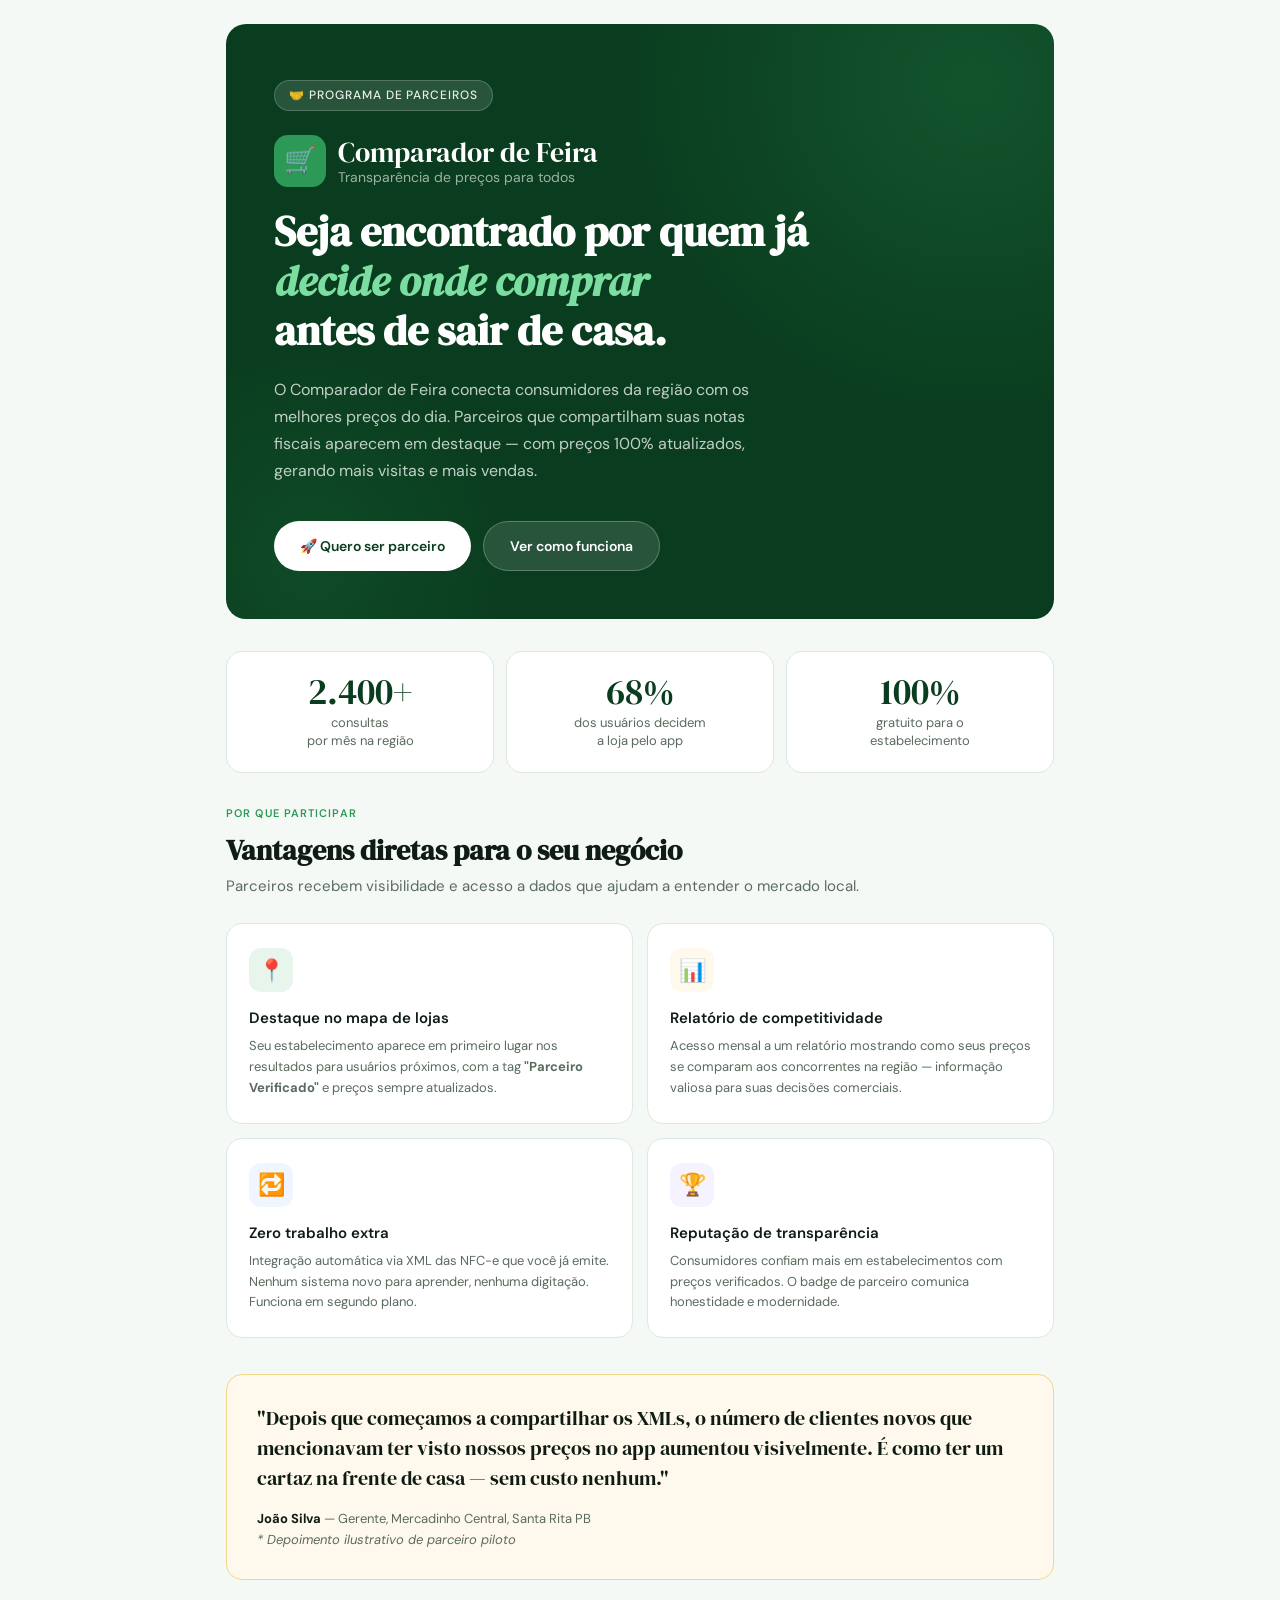
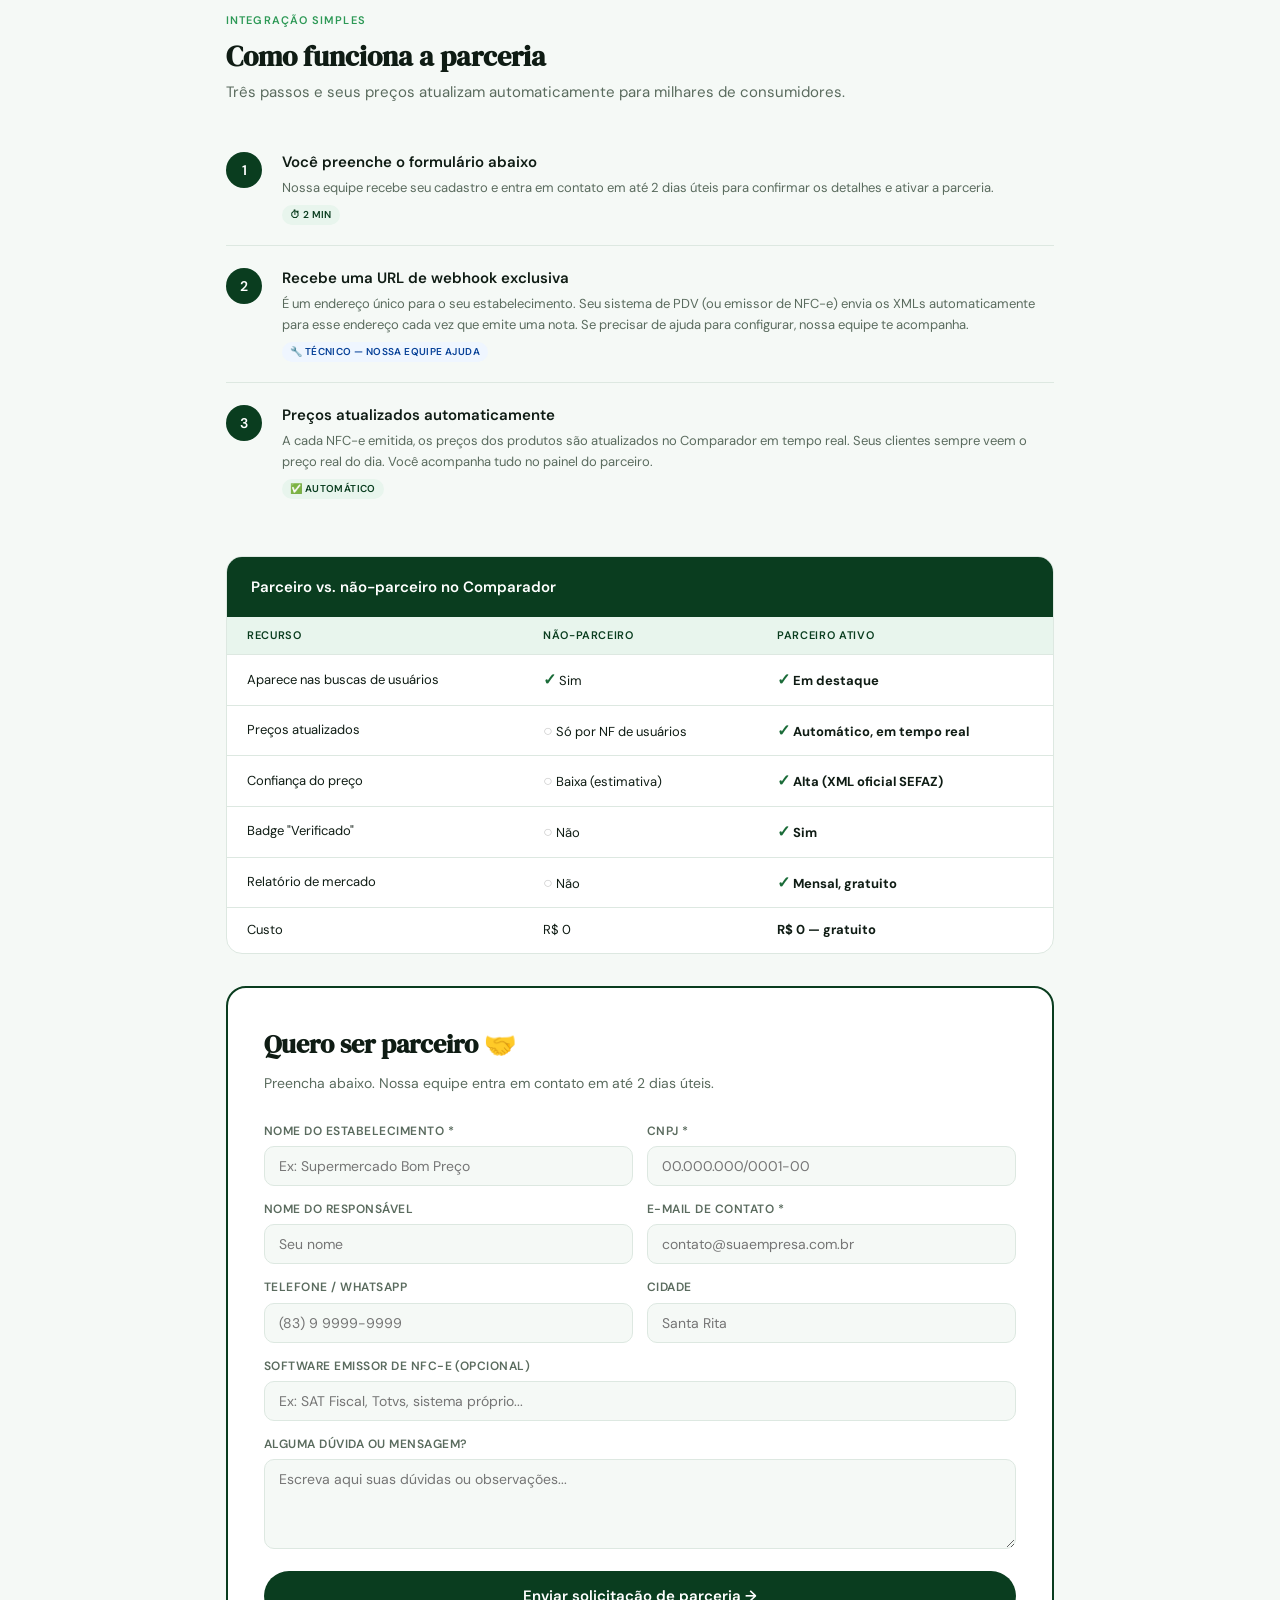
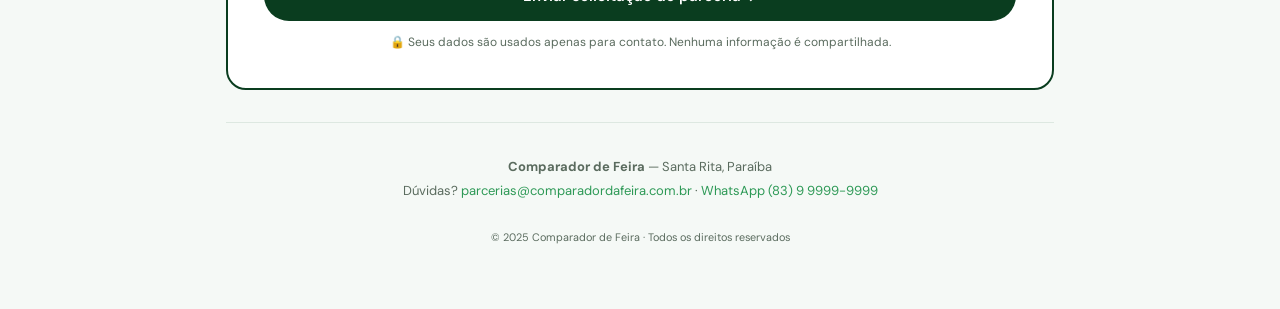
<file: parceria.html>
<!DOCTYPE html>
<html lang="pt-BR">
<head>
<meta charset="UTF-8"/>
<meta name="viewport" content="width=device-width,initial-scale=1"/>
<title>Parceria Comparador de Feira</title>
<link href="https://fonts.googleapis.com/css2?family=DM+Serif+Display:ital@0;1&family=DM+Sans:wght@300;400;500;600&family=DM+Mono:wght@400;500&display=swap" rel="stylesheet"/>
<style>
*{box-sizing:border-box;margin:0;padding:0}
:root{
  --green:#0a3d1f;
  --green-mid:#1a6b38;
  --green-light:#2d9956;
  --green-pale:#e8f5ed;
  --amber:#c17d11;
  --amber-pale:#fef9ec;
  --ink:#0f1c14;
  --muted:#5a6b5e;
  --border:#dde8e1;
  --bg:#f5f9f6;
  --white:#ffffff;
  --serif:'DM Serif Display',Georgia,serif;
  --sans:'DM Sans',-apple-system,sans-serif;
  --mono:'DM Mono',monospace;
}
html{font-size:16px;-webkit-text-size-adjust:100%}
body{font-family:var(--sans);color:var(--ink);background:var(--bg);line-height:1.6}

/* ── PAGE WRAPPER ── */
.page{max-width:860px;margin:0 auto;padding:24px 16px 60px}

/* ── HERO ── */
.hero{
  background:var(--green);
  border-radius:20px;
  padding:56px 48px 48px;
  position:relative;
  overflow:hidden;
  margin-bottom:32px;
}
.hero::before{
  content:'';position:absolute;inset:0;
  background:radial-gradient(ellipse 60% 80% at 90% 10%, rgba(45,153,86,.25) 0%, transparent 70%),
             radial-gradient(ellipse 40% 60% at 10% 90%, rgba(26,107,56,.3) 0%, transparent 60%);
}
.hero-tag{
  display:inline-flex;align-items:center;gap:6px;
  background:rgba(255,255,255,.12);
  border:1px solid rgba(255,255,255,.2);
  color:rgba(255,255,255,.9);
  font-size:12px;font-weight:500;letter-spacing:.08em;text-transform:uppercase;
  padding:5px 14px;border-radius:100px;margin-bottom:24px;
  position:relative;
}
.hero-logo{
  display:flex;align-items:center;gap:12px;margin-bottom:20px;position:relative;
}
.hero-logo-icon{
  width:52px;height:52px;border-radius:14px;
  background:var(--green-light);
  display:flex;align-items:center;justify-content:center;
  font-size:26px;
}
.hero-logo-name{
  color:white;font-family:var(--serif);font-size:28px;line-height:1.1;
}
.hero-logo-name span{color:rgba(255,255,255,.6);font-size:14px;font-family:var(--sans);font-weight:400;display:block;margin-top:2px}
.hero-headline{
  font-family:var(--serif);font-size:42px;line-height:1.18;
  color:white;position:relative;margin-bottom:20px;
  max-width:540px;
}
.hero-headline em{color:#7bdd9f;font-style:italic}
.hero-sub{
  color:rgba(255,255,255,.75);font-size:16px;max-width:480px;
  line-height:1.7;position:relative;margin-bottom:36px;
}
.hero-cta-row{display:flex;gap:12px;flex-wrap:wrap;position:relative}
.btn-cta{
  display:inline-flex;align-items:center;gap:8px;
  padding:13px 26px;border-radius:100px;
  font-size:14px;font-weight:600;cursor:pointer;
  text-decoration:none;border:none;transition:all .2s;
}
.btn-primary{background:white;color:var(--green)}
.btn-primary:hover{background:#e8f5ed}
.btn-ghost{background:rgba(255,255,255,.12);color:white;border:1px solid rgba(255,255,255,.25)}
.btn-ghost:hover{background:rgba(255,255,255,.2)}

/* ── STATS ROW ── */
.stats-row{
  display:grid;grid-template-columns:repeat(3,1fr);gap:12px;margin-bottom:32px;
}
.stat-card{
  background:white;border:1px solid var(--border);border-radius:16px;
  padding:22px 20px;text-align:center;
}
.stat-num{
  font-family:var(--serif);font-size:36px;color:var(--green);
  margin-bottom:4px;line-height:1;
}
.stat-label{font-size:13px;color:var(--muted);line-height:1.4}

/* ── SECTION ── */
.section{margin-bottom:36px}
.section-eyebrow{
  font-size:11px;font-weight:600;letter-spacing:.1em;text-transform:uppercase;
  color:var(--green-light);margin-bottom:10px;
}
.section-title{
  font-family:var(--serif);font-size:28px;color:var(--ink);
  margin-bottom:6px;line-height:1.25;
}
.section-sub{font-size:15px;color:var(--muted);line-height:1.7;margin-bottom:24px}

/* ── BENEFITS GRID ── */
.benefits-grid{display:grid;grid-template-columns:1fr 1fr;gap:14px}
.benefit-card{
  background:white;border:1px solid var(--border);border-radius:16px;
  padding:24px 22px;
}
.benefit-icon{
  width:44px;height:44px;border-radius:12px;
  display:flex;align-items:center;justify-content:center;
  font-size:22px;margin-bottom:14px;
}
.benefit-title{font-size:15px;font-weight:600;margin-bottom:6px;color:var(--ink)}
.benefit-desc{font-size:13px;color:var(--muted);line-height:1.6}

/* ── HOW IT WORKS ── */
.steps-list{display:flex;flex-direction:column;gap:0}
.step-row{
  display:flex;gap:20px;align-items:flex-start;
  padding:20px 0;border-bottom:1px solid var(--border);
}
.step-row:last-child{border-bottom:none}
.step-num-badge{
  width:36px;height:36px;border-radius:50%;flex-shrink:0;
  background:var(--green);color:white;
  display:flex;align-items:center;justify-content:center;
  font-size:14px;font-weight:600;margin-top:2px;
}
.step-content-title{font-size:15px;font-weight:600;margin-bottom:4px}
.step-content-desc{font-size:13px;color:var(--muted);line-height:1.6}
.step-tag{
  display:inline-block;font-size:10px;font-weight:600;
  padding:2px 8px;border-radius:100px;margin-top:6px;
  letter-spacing:.04em;text-transform:uppercase;
}

/* ── COMPARISON TABLE ── */
.compare-section{
  background:white;border:1px solid var(--border);border-radius:16px;
  overflow:hidden;margin-bottom:32px;
}
.compare-header{
  background:var(--green);color:white;
  padding:18px 24px;
  font-size:15px;font-weight:600;
}
.compare-table{width:100%;border-collapse:collapse;font-size:13px}
.compare-table th{
  padding:10px 20px;text-align:left;
  background:var(--green-pale);color:var(--green);
  font-size:11px;font-weight:600;letter-spacing:.06em;text-transform:uppercase;
  border-bottom:1px solid var(--border);
}
.compare-table td{
  padding:12px 20px;border-bottom:1px solid var(--border);
  vertical-align:middle;
}
.compare-table tr:last-child td{border-bottom:none}
.compare-table tr:hover td{background:var(--bg)}
.dot-yes{color:#1a6b38;font-weight:700;font-size:16px}
.dot-no{color:#ccc;font-size:16px}

/* ── TESTIMONIAL / QUOTE ── */
.quote-box{
  background:var(--amber-pale);border:1px solid #f0d88a;
  border-radius:16px;padding:28px 30px;margin-bottom:32px;
  position:relative;
}
.quote-text{
  font-family:var(--serif);font-size:20px;color:var(--ink);
  line-height:1.5;margin-bottom:16px;
}
.quote-author{font-size:13px;color:var(--muted)}
.quote-author strong{color:var(--ink)}

/* ── FORM CARD ── */
.form-card{
  background:white;border:2px solid var(--green);
  border-radius:20px;padding:36px;margin-bottom:32px;
}
.form-card-title{
  font-family:var(--serif);font-size:26px;margin-bottom:6px;
}
.form-card-sub{font-size:14px;color:var(--muted);margin-bottom:28px}
.form-row{display:grid;grid-template-columns:1fr 1fr;gap:14px;margin-bottom:14px}
.form-row.single{grid-template-columns:1fr}
.form-group{display:flex;flex-direction:column;gap:5px}
.form-label{font-size:12px;font-weight:600;color:var(--muted);text-transform:uppercase;letter-spacing:.04em}
.form-input,.form-select,.form-textarea{
  padding:10px 14px;border:1.5px solid var(--border);border-radius:10px;
  font-size:14px;font-family:var(--sans);color:var(--ink);
  background:var(--bg);outline:none;transition:border-color .15s;
  width:100%;
}
.form-input:focus,.form-select:focus,.form-textarea:focus{
  border-color:var(--green-light);background:white;
}
.form-textarea{min-height:90px;resize:vertical}
.form-submit{
  width:100%;padding:15px;margin-top:8px;
  background:var(--green);color:white;
  border:none;border-radius:100px;
  font-size:15px;font-weight:600;font-family:var(--sans);
  cursor:pointer;transition:background .2s;
}
.form-submit:hover{background:var(--green-mid)}
.form-note{text-align:center;font-size:12px;color:var(--muted);margin-top:12px}

/* ── FOOTER ── */
.footer{
  text-align:center;color:var(--muted);font-size:13px;
  padding-top:32px;border-top:1px solid var(--border);
  line-height:1.8;
}
.footer a{color:var(--green-light);text-decoration:none}
.footer a:hover{text-decoration:underline}

/* ── PRINT ── */
@media print{
  body{background:white}
  .page{max-width:100%;padding:0}
  .hero{border-radius:0}
  .btn-cta,.form-card,.form-submit{display:none}
  .hero-cta-row{display:none}
}

/* ── MOBILE ── */
@media(max-width:640px){
  .hero{padding:36px 24px}
  .hero-headline{font-size:30px}
  .stats-row{grid-template-columns:1fr 1fr}
  .benefits-grid{grid-template-columns:1fr}
  .form-row{grid-template-columns:1fr}
}

/* ── ANIMATIONS ── */
@keyframes fadeUp{from{opacity:0;transform:translateY(16px)}to{opacity:1;transform:none}}
.hero-tag,.hero-logo,.hero-headline,.hero-sub,.hero-cta-row{animation:fadeUp .5s ease both}
.hero-logo{animation-delay:.05s}.hero-headline{animation-delay:.1s}
.hero-sub{animation-delay:.15s}.hero-cta-row{animation-delay:.2s}
</style>
</head>
<body>
<div class="page">

<!-- ── HERO ── -->
<div class="hero">
  <div class="hero-tag">🤝 Programa de Parceiros</div>
  <div class="hero-logo">
    <div class="hero-logo-icon">🛒</div>
    <div class="hero-logo-name">
      Comparador de Feira
      <span>Transparência de preços para todos</span>
    </div>
  </div>
  <h1 class="hero-headline">
    Seja encontrado por quem já<br>
    <em>decide onde comprar</em><br>
    antes de sair de casa.
  </h1>
  <p class="hero-sub">
    O Comparador de Feira conecta consumidores da região com os melhores preços do dia.
    Parceiros que compartilham suas notas fiscais aparecem em destaque — com preços
    100% atualizados, gerando mais visitas e mais vendas.
  </p>
  <div class="hero-cta-row">
    <a href="#form-parceria" class="btn-cta btn-primary">🚀 Quero ser parceiro</a>
    <a href="#como-funciona" class="btn-cta btn-ghost">Ver como funciona</a>
  </div>
</div>

<!-- ── STATS ── -->
<div class="stats-row">
  <div class="stat-card">
    <div class="stat-num">2.400+</div>
    <div class="stat-label">consultas<br>por mês na região</div>
  </div>
  <div class="stat-card">
    <div class="stat-num">68%</div>
    <div class="stat-label">dos usuários decidem<br>a loja pelo app</div>
  </div>
  <div class="stat-card">
    <div class="stat-num">100%</div>
    <div class="stat-label">gratuito para o<br>estabelecimento</div>
  </div>
</div>

<!-- ── BENEFÍCIOS ── -->
<div class="section">
  <div class="section-eyebrow">Por que participar</div>
  <h2 class="section-title">Vantagens diretas para o seu negócio</h2>
  <p class="section-sub">Parceiros recebem visibilidade e acesso a dados que ajudam a entender o mercado local.</p>

  <div class="benefits-grid">
    <div class="benefit-card">
      <div class="benefit-icon" style="background:#e8f5ed">📍</div>
      <div class="benefit-title">Destaque no mapa de lojas</div>
      <div class="benefit-desc">
        Seu estabelecimento aparece em primeiro lugar nos resultados para usuários próximos,
        com a tag <strong>"Parceiro Verificado"</strong> e preços sempre atualizados.
      </div>
    </div>
    <div class="benefit-card">
      <div class="benefit-icon" style="background:#fef9ec">📊</div>
      <div class="benefit-title">Relatório de competitividade</div>
      <div class="benefit-desc">
        Acesso mensal a um relatório mostrando como seus preços se comparam aos concorrentes
        na região — informação valiosa para suas decisões comerciais.
      </div>
    </div>
    <div class="benefit-card">
      <div class="benefit-icon" style="background:#eff6ff">🔁</div>
      <div class="benefit-title">Zero trabalho extra</div>
      <div class="benefit-desc">
        Integração automática via XML das NFC-e que você já emite. Nenhum sistema novo
        para aprender, nenhuma digitação. Funciona em segundo plano.
      </div>
    </div>
    <div class="benefit-card">
      <div class="benefit-icon" style="background:#f5f3ff">🏆</div>
      <div class="benefit-title">Reputação de transparência</div>
      <div class="benefit-desc">
        Consumidores confiam mais em estabelecimentos com preços verificados.
        O badge de parceiro comunica honestidade e modernidade.
      </div>
    </div>
  </div>
</div>

<!-- ── QUOTE ── -->
<div class="quote-box">
  <div class="quote-text">
    "Depois que começamos a compartilhar os XMLs, o número de clientes novos
    que mencionavam ter visto nossos preços no app aumentou visivelmente.
    É como ter um cartaz na frente de casa — sem custo nenhum."
  </div>
  <div class="quote-author">
    <strong>João Silva</strong> — Gerente, Mercadinho Central, Santa Rita PB
    <br><em>* Depoimento ilustrativo de parceiro piloto</em>
  </div>
</div>

<!-- ── COMO FUNCIONA ── -->
<div class="section" id="como-funciona">
  <div class="section-eyebrow">Integração simples</div>
  <h2 class="section-title">Como funciona a parceria</h2>
  <p class="section-sub">Três passos e seus preços atualizam automaticamente para milhares de consumidores.</p>

  <div class="steps-list">
    <div class="step-row">
      <div class="step-num-badge">1</div>
      <div>
        <div class="step-content-title">Você preenche o formulário abaixo</div>
        <div class="step-content-desc">
          Nossa equipe recebe seu cadastro e entra em contato em até 2 dias úteis
          para confirmar os detalhes e ativar a parceria.
        </div>
        <span class="step-tag" style="background:#e8f5ed;color:#0a3d1f">⏱ 2 min</span>
      </div>
    </div>
    <div class="step-row">
      <div class="step-num-badge">2</div>
      <div>
        <div class="step-content-title">Recebe uma URL de webhook exclusiva</div>
        <div class="step-content-desc">
          É um endereço único para o seu estabelecimento. Seu sistema de PDV (ou emissor de NFC-e)
          envia os XMLs automaticamente para esse endereço cada vez que emite uma nota.
          Se precisar de ajuda para configurar, nossa equipe te acompanha.
        </div>
        <span class="step-tag" style="background:#eff6ff;color:#084298">🔧 Técnico — nossa equipe ajuda</span>
      </div>
    </div>
    <div class="step-row">
      <div class="step-num-badge">3</div>
      <div>
        <div class="step-content-title">Preços atualizados automaticamente</div>
        <div class="step-content-desc">
          A cada NFC-e emitida, os preços dos produtos são atualizados no Comparador
          em tempo real. Seus clientes sempre veem o preço real do dia.
          Você acompanha tudo no painel do parceiro.
        </div>
        <span class="step-tag" style="background:#e8f5ed;color:#0a3d1f">✅ Automático</span>
      </div>
    </div>
  </div>
</div>

<!-- ── TABELA COMPARATIVA ── -->
<div class="compare-section">
  <div class="compare-header">Parceiro vs. não-parceiro no Comparador</div>
  <table class="compare-table">
    <thead>
      <tr>
        <th>Recurso</th>
        <th>Não-parceiro</th>
        <th>Parceiro ativo</th>
      </tr>
    </thead>
    <tbody>
      <tr>
        <td>Aparece nas buscas de usuários</td>
        <td><span class="dot-yes">✓</span> Sim</td>
        <td><span class="dot-yes">✓</span> <strong>Em destaque</strong></td>
      </tr>
      <tr>
        <td>Preços atualizados</td>
        <td><span class="dot-no">○</span> Só por NF de usuários</td>
        <td><span class="dot-yes">✓</span> <strong>Automático, em tempo real</strong></td>
      </tr>
      <tr>
        <td>Confiança do preço</td>
        <td><span class="dot-no">○</span> Baixa (estimativa)</td>
        <td><span class="dot-yes">✓</span> <strong>Alta (XML oficial SEFAZ)</strong></td>
      </tr>
      <tr>
        <td>Badge "Verificado"</td>
        <td><span class="dot-no">○</span> Não</td>
        <td><span class="dot-yes">✓</span> <strong>Sim</strong></td>
      </tr>
      <tr>
        <td>Relatório de mercado</td>
        <td><span class="dot-no">○</span> Não</td>
        <td><span class="dot-yes">✓</span> <strong>Mensal, gratuito</strong></td>
      </tr>
      <tr>
        <td>Custo</td>
        <td>R$ 0</td>
        <td><strong>R$ 0 — gratuito</strong></td>
      </tr>
    </tbody>
  </table>
</div>

<!-- ── FORMULÁRIO ── -->
<div class="form-card" id="form-parceria">
  <h2 class="form-card-title">Quero ser parceiro 🤝</h2>
  <p class="form-card-sub">Preencha abaixo. Nossa equipe entra em contato em até 2 dias úteis.</p>

  <div id="form-success" style="display:none;text-align:center;padding:32px 0">
    <div style="font-size:48px;margin-bottom:12px">🎉</div>
    <div style="font-size:20px;font-weight:600;margin-bottom:8px">Solicitação enviada!</div>
    <div style="color:var(--muted);font-size:14px">Entraremos em contato no e-mail informado em até 2 dias úteis.</div>
  </div>

  <form id="partner-form">
    <div class="form-row">
      <div class="form-group">
        <label class="form-label">Nome do estabelecimento *</label>
        <input class="form-input" type="text" name="business_name" placeholder="Ex: Supermercado Bom Preço" required/>
      </div>
      <div class="form-group">
        <label class="form-label">CNPJ *</label>
        <input class="form-input" type="text" name="cnpj" placeholder="00.000.000/0001-00" required/>
      </div>
    </div>
    <div class="form-row">
      <div class="form-group">
        <label class="form-label">Nome do responsável</label>
        <input class="form-input" type="text" name="contact_name" placeholder="Seu nome"/>
      </div>
      <div class="form-group">
        <label class="form-label">E-mail de contato *</label>
        <input class="form-input" type="email" name="contact_email" placeholder="contato@suaempresa.com.br" required/>
      </div>
    </div>
    <div class="form-row">
      <div class="form-group">
        <label class="form-label">Telefone / WhatsApp</label>
        <input class="form-input" type="tel" name="contact_phone" placeholder="(83) 9 9999-9999"/>
      </div>
      <div class="form-group">
        <label class="form-label">Cidade</label>
        <input class="form-input" type="text" name="city" placeholder="Santa Rita"/>
      </div>
    </div>
    <div class="form-row single">
      <div class="form-group">
        <label class="form-label">Software emissor de NFC-e (opcional)</label>
        <input class="form-input" type="text" name="nfe_software" placeholder="Ex: SAT Fiscal, Totvs, sistema próprio..."/>
      </div>
    </div>
    <div class="form-row single">
      <div class="form-group">
        <label class="form-label">Alguma dúvida ou mensagem?</label>
        <textarea class="form-textarea" name="message" placeholder="Escreva aqui suas dúvidas ou observações..."></textarea>
      </div>
    </div>

    <div id="form-error" style="display:none;background:#fef2f2;border:1px solid #fca5a5;border-radius:10px;padding:12px 16px;font-size:13px;color:#991b1b;margin-bottom:12px"></div>

    <button type="submit" class="form-submit" id="submit-btn">
      Enviar solicitação de parceria →
    </button>
    <p class="form-note">🔒 Seus dados são usados apenas para contato. Nenhuma informação é compartilhada.</p>
  </form>
</div>

<!-- ── FOOTER ── -->
<div class="footer">
  <strong>Comparador de Feira</strong> — Santa Rita, Paraíba<br>
  Dúvidas? <a href="mailto:parcerias@comparadordafeira.com.br">parcerias@comparadordafeira.com.br</a>
  · <a href="tel:+5583999999999">WhatsApp (83) 9 9999-9999</a><br><br>
  <small>© 2025 Comparador de Feira · Todos os direitos reservados</small>
</div>

</div><!-- /page -->

<script>
// ── Máscara CNPJ ─────────────────────────────────
document.querySelector('[name="cnpj"]').addEventListener('input', function() {
  let v = this.value.replace(/\D/g,'').slice(0,14);
  if(v.length>12) v=v.replace(/(\d{2})(\d{3})(\d{3})(\d{4})(\d{2})/,'$1.$2.$3/$4-$5');
  else if(v.length>8) v=v.replace(/(\d{2})(\d{3})(\d{3})(\d+)/,'$1.$2.$3/$4');
  else if(v.length>5) v=v.replace(/(\d{2})(\d{3})(\d+)/,'$1.$2.$3');
  else if(v.length>2) v=v.replace(/(\d{2})(\d+)/,'$1.$2');
  this.value=v;
});

// ── Submissão do formulário ───────────────────────
document.getElementById('partner-form').addEventListener('submit', async function(e) {
  e.preventDefault();
  const btn = document.getElementById('submit-btn');
  const errEl = document.getElementById('form-error');
  errEl.style.display = 'none';
  btn.disabled = true;
  btn.textContent = 'Enviando...';

  const data = Object.fromEntries(new FormData(this));

  try {
    // URL da API — substitua pela URL do seu Railway
    const API = window.FEIRA_API_URL || 'http://localhost:3001';
    const res  = await fetch(`${API}/api/partners/apply`, {
      method:  'POST',
      headers: { 'Content-Type': 'application/json' },
      body:    JSON.stringify(data),
    });
    const json = await res.json();

    if (!res.ok) throw new Error(json.error || 'Erro ao enviar');

    this.style.display = 'none';
    document.getElementById('form-success').style.display = 'block';

  } catch(err) {
    errEl.textContent = err.message;
    errEl.style.display = 'block';
    btn.disabled = false;
    btn.textContent = 'Enviar solicitação de parceria →';
  }
});

// ── Smooth scroll ─────────────────────────────────
document.querySelectorAll('a[href^="#"]').forEach(a => {
  a.addEventListener('click', e => {
    const el = document.querySelector(a.getAttribute('href'));
    if(el){ e.preventDefault(); el.scrollIntoView({behavior:'smooth',block:'start'}); }
  });
});
</script>
</body>
</html>
</file>
